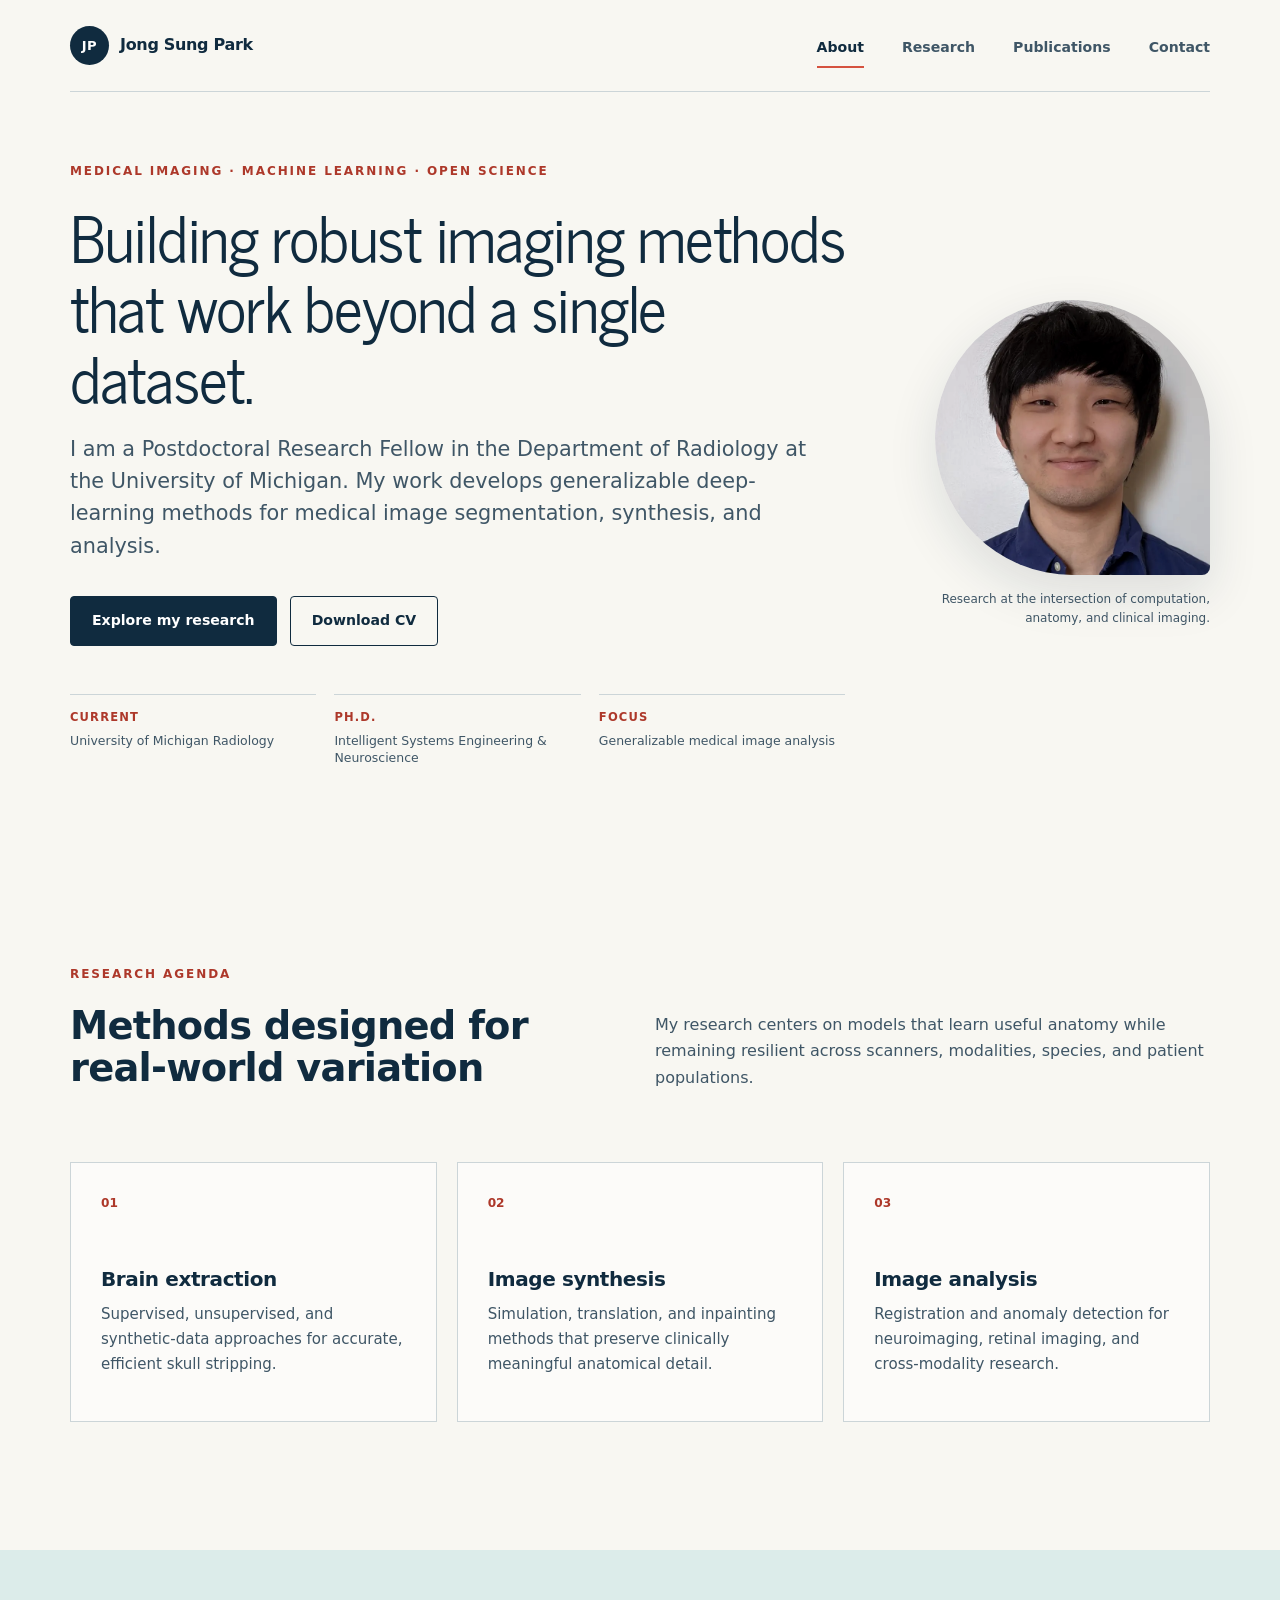
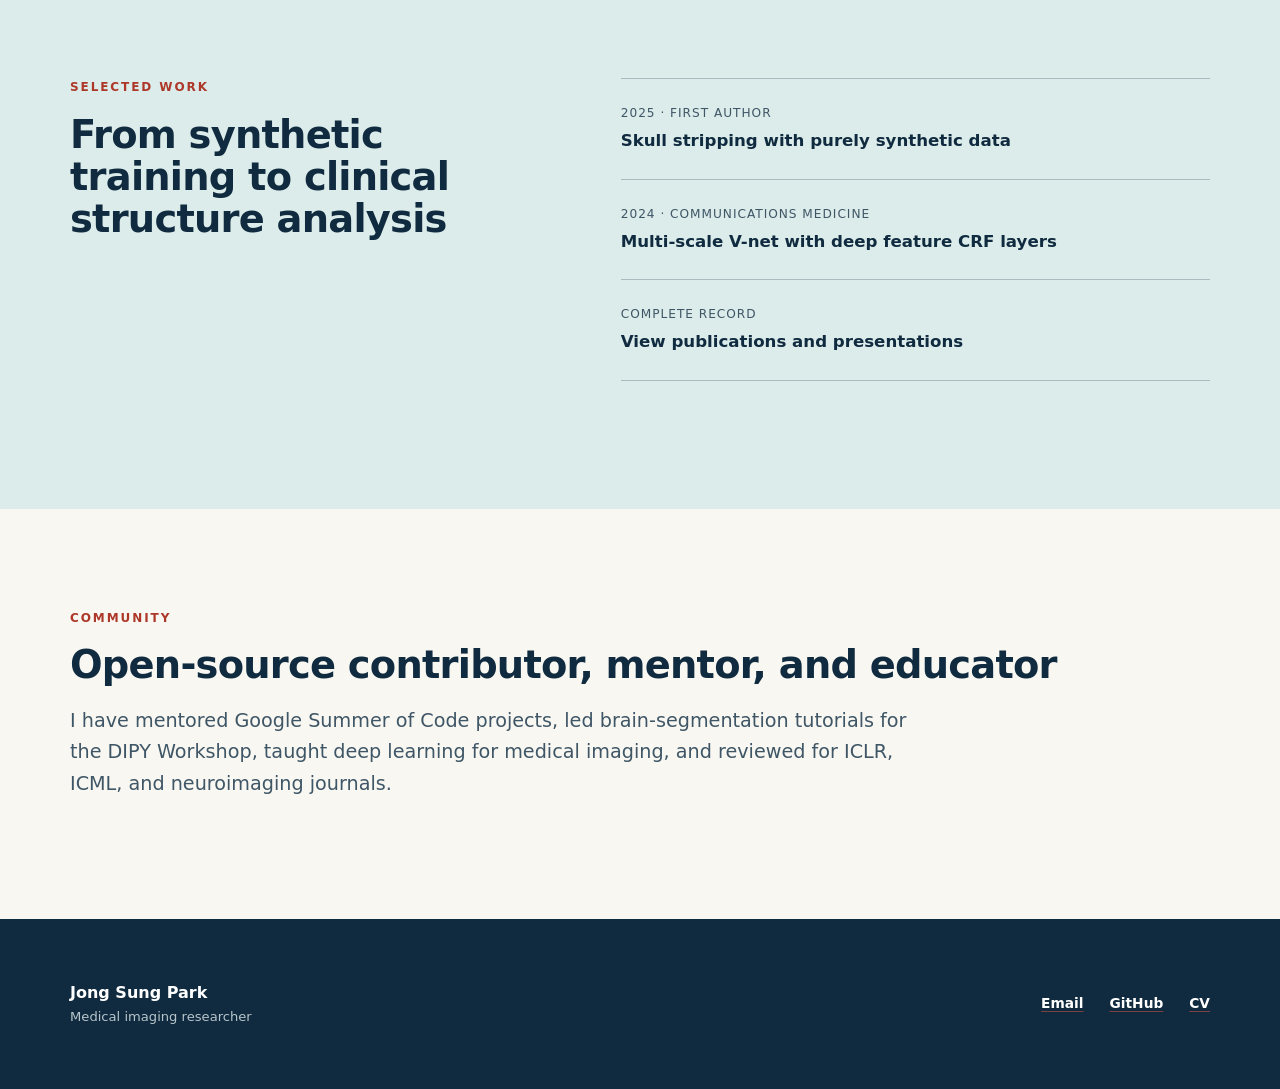
<file: index.html>
<!doctype html>
<html lang="en">
<head>
  <meta charset="utf-8"><meta name="viewport" content="width=device-width, initial-scale=1">
  <meta name="description" content="Jong Sung Park is a postdoctoral research fellow at the University of Michigan developing generalizable machine-learning methods for medical imaging.">
  <meta name="theme-color" content="#102b3f"><title>Jong Sung Park | Medical Imaging Researcher</title>
  <link rel="stylesheet" href="css/style.css">
</head>
<body>
  <a class="skip-link" href="#main-content">Skip to content</a>
  <header class="site-header">
    <a class="brand" href="index.html" aria-label="Jong Sung Park, home"><span class="brand-mark" aria-hidden="true">JP</span><span>Jong Sung Park</span></a>
    <nav aria-label="Primary navigation"><a href="index.html" aria-current="page">About</a><a href="research.html">Research</a><a href="publications.html">Publications</a><a href="contact.html">Contact</a></nav>
  </header>
  <main id="main-content">
    <section class="hero shell">
      <div class="hero-copy">
        <p class="eyebrow">Medical imaging · machine learning · open science</p>
        <h1>Building robust imaging methods that work beyond a single dataset.</h1>
        <p class="lede">I am a Postdoctoral Research Fellow in the Department of Radiology at the University of Michigan. My work develops generalizable deep-learning methods for medical image segmentation, synthesis, and analysis.</p>
        <div class="actions"><a class="button primary" href="research.html">Explore my research</a><a class="button secondary" href="pdfs/JS_PARK_CV.pdf">Download CV</a></div>
        <ul class="hero-meta" aria-label="Current role and expertise">
          <li><strong>Current</strong><span>University of Michigan Radiology</span></li>
          <li><strong>Ph.D.</strong><span>Intelligent Systems Engineering &amp; Neuroscience</span></li>
          <li><strong>Focus</strong><span>Generalizable medical image analysis</span></li>
        </ul>
      </div>
      <figure class="portrait-wrap"><img class="portrait" src="images/js_profile.webp" width="360" height="360" alt="Portrait of Jong Sung Park"><figcaption>Research at the intersection of computation, anatomy, and clinical imaging.</figcaption></figure>
    </section>
    <section class="section shell" aria-labelledby="work-heading">
      <div class="section-heading"><p class="eyebrow">Research agenda</p><h2 id="work-heading">Methods designed for real-world variation</h2><p>My research centers on models that learn useful anatomy while remaining resilient across scanners, modalities, species, and patient populations.</p></div>
      <div class="card-grid three">
        <article class="card"><span class="card-number">01</span><h3>Brain extraction</h3><p>Supervised, unsupervised, and synthetic-data approaches for accurate, efficient skull stripping.</p></article>
        <article class="card"><span class="card-number">02</span><h3>Image synthesis</h3><p>Simulation, translation, and inpainting methods that preserve clinically meaningful anatomical detail.</p></article>
        <article class="card"><span class="card-number">03</span><h3>Image analysis</h3><p>Registration and anomaly detection for neuroimaging, retinal imaging, and cross-modality research.</p></article>
      </div>
    </section>
    <section class="section section-tint"><div class="shell split">
      <div><p class="eyebrow">Selected work</p><h2>From synthetic training to clinical structure analysis</h2></div>
      <div class="selected-list">
        <a href="https://arxiv.org/abs/2505.07159"><span>2025 · First author</span><strong>Skull stripping with purely synthetic data</strong></a>
        <a href="https://www.nature.com/articles/s43856-024-00452-8"><span>2024 · Communications Medicine</span><strong>Multi-scale V-net with deep feature CRF layers</strong></a>
        <a href="publications.html"><span>Complete record</span><strong>View publications and presentations</strong></a>
      </div>
    </div></section>
    <section class="section shell compact"><p class="eyebrow">Community</p><h2>Open-source contributor, mentor, and educator</h2><p class="wide-copy">I have mentored Google Summer of Code projects, led brain-segmentation tutorials for the DIPY Workshop, taught deep learning for medical imaging, and reviewed for ICLR, ICML, and neuroimaging journals.</p></section>
  </main>
  <footer class="site-footer"><div class="shell footer-inner"><div><strong>Jong Sung Park</strong><span>Medical imaging researcher</span></div><div class="footer-links"><a href="mailto:pjsjongsung@gmail.com">Email</a><a href="https://github.com/pjsjongsung">GitHub</a><a href="pdfs/JS_PARK_CV.pdf">CV</a></div></div></footer>
</body>
</html>
</file>
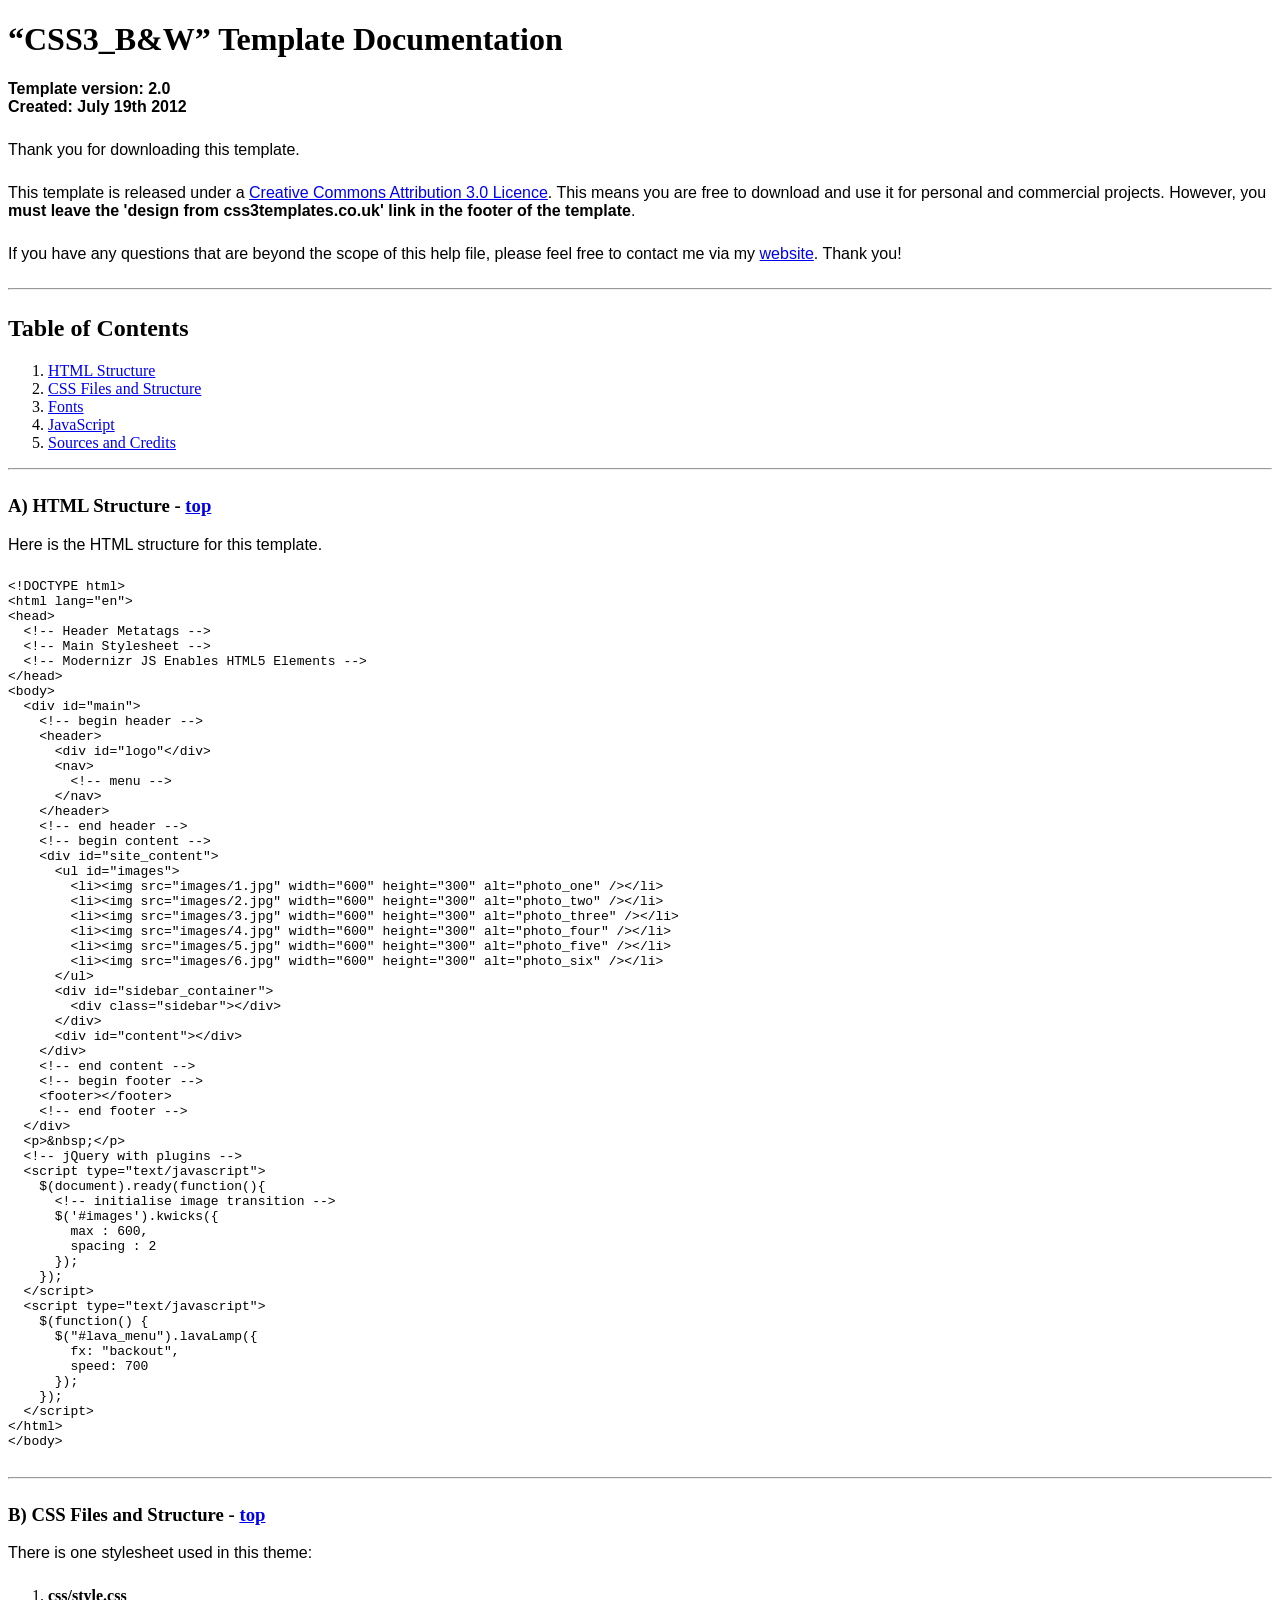
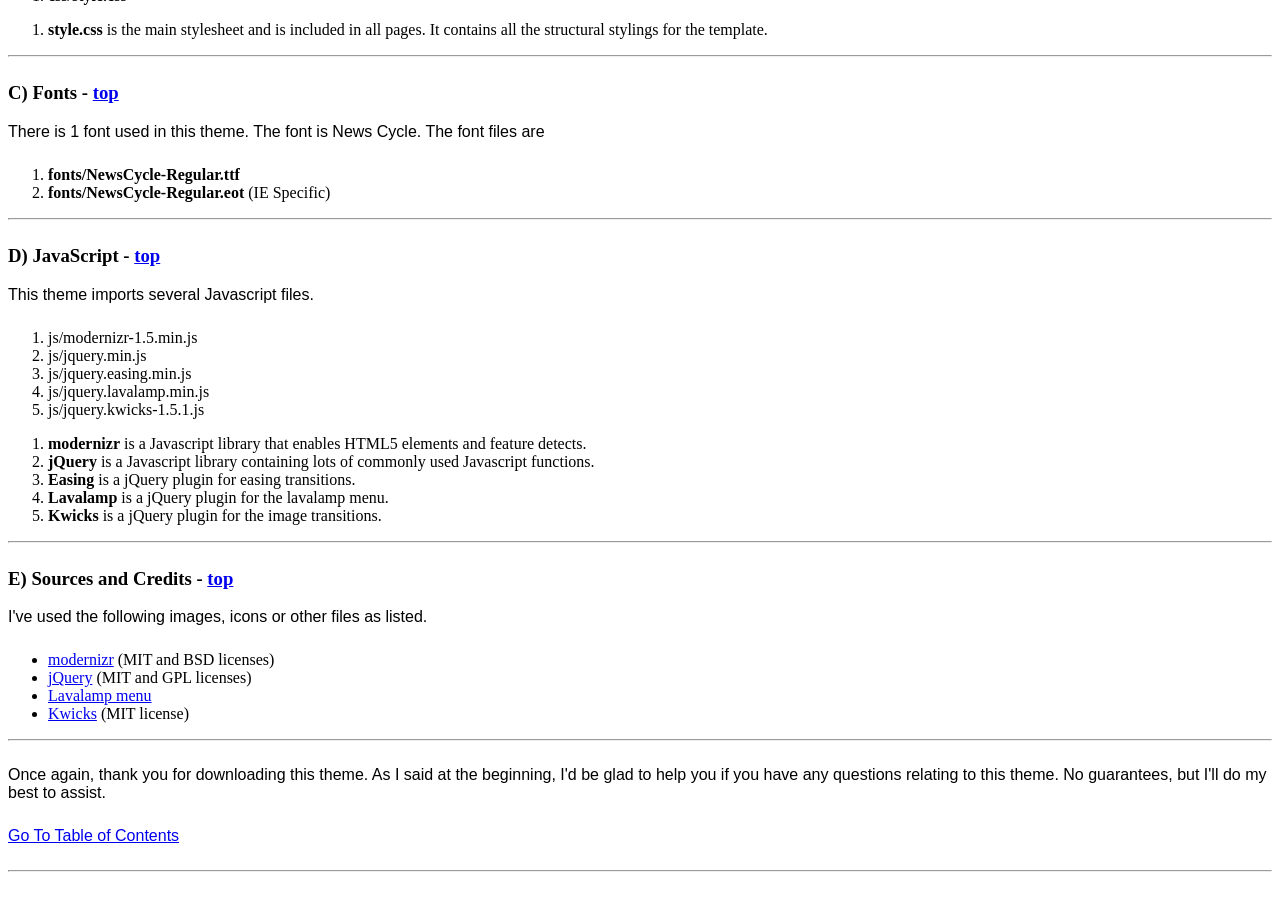
<file: documentation/index.html>
<!DOCTYPE HTML>
<html>
  <meta http-equiv="content-type" content="text/html;charset=utf-8">
  <title>CSS3_B&W Template</title>
  <style type="text/css" media="screen">
    p, table, hr, .box { font-family: arial; margin-bottom:25px; }
    .box p { margin-bottom:10px; }
  </style>
</head>


<body>
  <div>

    <h1>&ldquo;CSS3_B&W&rdquo; Template Documentation</h1>

    <p><strong>Template version: 2.0<br />Created: July 19th 2012</strong></p>

    <div>
      <p>Thank you for downloading this template.</p>
      <p>This template is released under a <a href="http://creativecommons.org/licenses/by/3.0">Creative Commons Attribution 3.0 Licence</a>. This means you are free to download and use it for personal and commercial projects. However, you <strong>must leave the 'design from css3templates.co.uk' link in the footer of the template</strong>.</p>
      <p>If you have any questions that are beyond the scope of this help file, please feel free to contact me via my <a href="http://www.css3templates.co.uk">website</a>. Thank you!</p>
    </div>

    <hr>

    <h2 id="toc">Table of Contents</h2>
    <ol>
      <li><a href="#htmlStructure">HTML Structure</a></li>
      <li><a href="#cssFiles">CSS Files and Structure</a></li>
      <li><a href="#fontFiles">Fonts</a></li>
      <li><a href="#javascript">JavaScript</a></li>
      <li><a href="#credits">Sources and Credits</a></li>
    </ol>

    <hr>

    <h3 id="htmlStructure"><strong>A) HTML Structure</strong> - <a href="#toc">top</a></h3>
    <p>Here is the HTML structure for this template.</p>

    <pre>
&lt;!DOCTYPE html&gt;
&lt;html lang=&quot;en&quot;&gt;
&lt;head&gt;
  &lt;!-- Header Metatags --&gt;
  &lt;!-- Main Stylesheet --&gt;
  &lt;!-- Modernizr JS Enables HTML5 Elements --&gt;
&lt;/head&gt;
&lt;body&gt;
  &lt;div id=&quot;main&quot;&gt;
    &lt;!-- begin header --&gt;
    &lt;header&gt;
      &lt;div id=&quot;logo&quot;&lt;/div&gt;
      &lt;nav&gt;
        &lt;!-- menu --&gt;
      &lt;/nav&gt;
    &lt;/header&gt;
    &lt;!-- end header --&gt;
    &lt;!-- begin content --&gt;
    &lt;div id=&quot;site_content&quot;&gt;
      &lt;ul id="images"&gt;
        &lt;li&gt;&lt;img src=&quot;images/1.jpg&quot; width=&quot;600&quot; height=&quot;300&quot; alt=&quot;photo_one&quot; /&gt;&lt;/li&gt;
        &lt;li&gt;&lt;img src=&quot;images/2.jpg&quot; width=&quot;600&quot; height=&quot;300&quot; alt=&quot;photo_two&quot; /&gt;&lt;/li&gt;
        &lt;li&gt;&lt;img src=&quot;images/3.jpg&quot; width=&quot;600&quot; height=&quot;300&quot; alt=&quot;photo_three&quot; /&gt;&lt;/li&gt;
        &lt;li&gt;&lt;img src=&quot;images/4.jpg&quot; width=&quot;600&quot; height=&quot;300&quot; alt=&quot;photo_four&quot; /&gt;&lt;/li&gt;
        &lt;li&gt;&lt;img src=&quot;images/5.jpg&quot; width=&quot;600&quot; height=&quot;300&quot; alt=&quot;photo_five&quot; /&gt;&lt;/li&gt;
        &lt;li&gt;&lt;img src=&quot;images/6.jpg&quot; width=&quot;600&quot; height=&quot;300&quot; alt=&quot;photo_six&quot; /&gt;&lt;/li&gt;
      &lt;/ul&gt;
      &lt;div id=&quot;sidebar_container&quot;&gt;
        &lt;div class=&quot;sidebar&quot;&gt;&lt;/div&gt;
      &lt;/div&gt;
      &lt;div id=&quot;content&quot;&gt;&lt;/div&gt;
    &lt;/div&gt;
    &lt;!-- end content --&gt;
    &lt;!-- begin footer --&gt;
    &lt;footer&gt;&lt;/footer&gt;
    &lt;!-- end footer --&gt;
  &lt;/div&gt;
  &lt;p&gt;&amp;nbsp;&lt;/p&gt;
  &lt;!-- jQuery with plugins --&gt;
  &lt;script type=&quot;text/javascript&quot;&gt;
    $(document).ready(function(){
      &lt;!-- initialise image transition --&gt;
      $('#images').kwicks({
        max : 600,
        spacing : 2
      });
    });
  &lt;/script&gt;
  &lt;script type=&quot;text/javascript&quot;&gt;
    $(function() {
      $(&quot;#lava_menu&quot;).lavaLamp({
        fx: &quot;backout&quot;,
        speed: 700
      });
    });
  &lt;/script&gt;
&lt;/html&gt;
&lt;/body&gt;
    </pre>

    <hr>

    <h3 id="cssFiles"><strong>B) CSS Files and Structure</strong> - <a href="#toc">top</a></h3>

    <p>There is one stylesheet used in this theme:</p>
    <ol>
      <li><b>css/style.css</b></li>
    </ol>

    <ol>
      <li><b>style.css</b> is the main stylesheet and is included in all pages. It contains all the structural stylings for the template.</li>
    </ol>

    <hr>

    <h3 id="fontFiles"><strong>C) Fonts</strong> - <a href="#toc">top</a></h3>

    <p>There is 1 font used in this theme. The font is News Cycle. The font files are</p>
    <ol>
      <li><b>fonts/NewsCycle-Regular.ttf</b></li>
      <li><b>fonts/NewsCycle-Regular.eot</b> (IE Specific)</li>
    </ol>

    <hr>

    <h3 id="javascript"><strong>D) JavaScript</strong> - <a href="#toc">top</a></h3>

    <p>This theme imports several Javascript files.</p>

    <ol>
      <li>js/modernizr-1.5.min.js</li>
      <li>js/jquery.min.js</li>
      <li>js/jquery.easing.min.js</li>
      <li>js/jquery.lavalamp.min.js</li>
      <li>js/jquery.kwicks-1.5.1.js</li>
    </ol>

    <ol>
      <li><b>modernizr</b> is a Javascript library that enables HTML5 elements and feature detects.</li>
      <li><b>jQuery</b> is a Javascript library containing lots of commonly used Javascript functions.</li>
      <li><b>Easing</b> is a jQuery plugin for easing transitions.</li>
      <li><b>Lavalamp</b> is a jQuery plugin for the lavalamp menu.</li>
      <li><b>Kwicks</b> is a jQuery plugin for the image transitions.</li>
    </ol>

    <hr>

    <h3 id="credits"><strong>E) Sources and Credits</strong> - <a href="#toc">top</a></h3>

    <p>I've used the following images, icons or other files as listed.

    <ul>
      <li><a href="http://www.modernizr.com">modernizr</a> (MIT and BSD licenses)</li>
      <li><a href="http://www.jquery.com">jQuery</a> (MIT and GPL licenses)</li>
      <li><a href="http://www.gmarwaha.com/blog/2007/08/23/lavalamp-for-jquery-lovers/">Lavalamp menu</a></li>
      <li><a href="http://www.jeremymartin.name/projects.php?project=kwicks">Kwicks</a> (MIT license)</li>
    </ul>

    <hr>

    <p>Once again, thank you for downloading this theme. As I said at the beginning, I'd be glad to help you if you have any questions relating to this theme. No guarantees, but I'll do my best to assist.</p>

    <p><a href="#toc">Go To Table of Contents</a></p>

    <hr>
  </div>
</body>
</html>
</file>
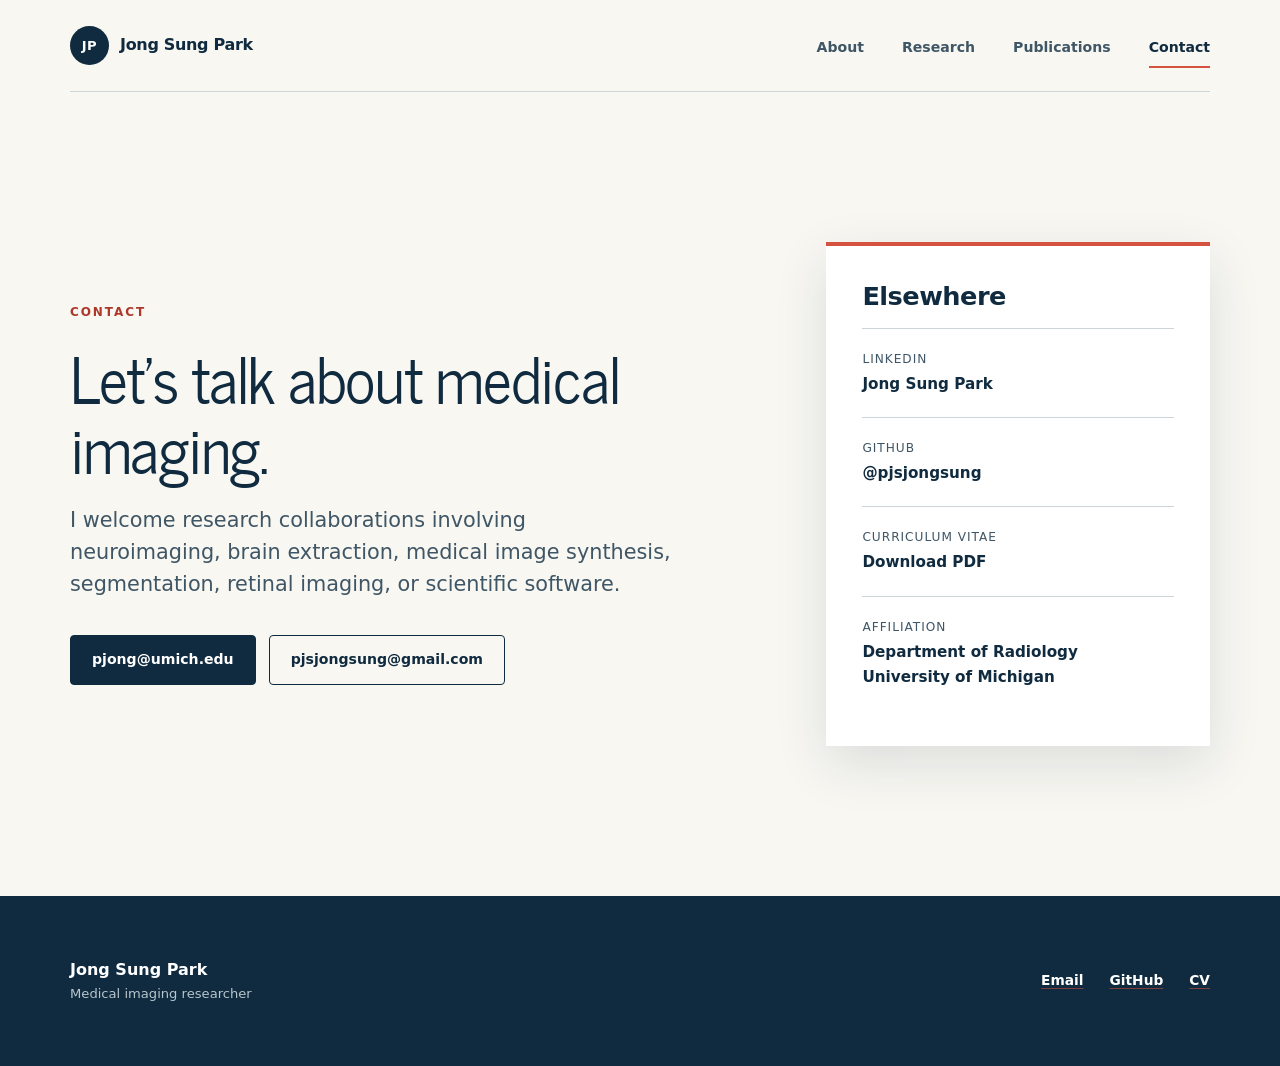
<file: contact.html>
<!doctype html>
<html lang="en">
<head>
  <meta charset="utf-8"><meta name="viewport" content="width=device-width, initial-scale=1">
  <meta name="description" content="Contact Jong Sung Park about medical imaging, machine learning, research collaboration, and open-source scientific software.">
  <meta name="theme-color" content="#102b3f"><title>Contact | Jong Sung Park</title><link rel="stylesheet" href="css/style.css">
</head>
<body>
  <a class="skip-link" href="#main-content">Skip to content</a>
  <header class="site-header"><a class="brand" href="index.html" aria-label="Jong Sung Park, home"><span class="brand-mark" aria-hidden="true">JP</span><span>Jong Sung Park</span></a><nav aria-label="Primary navigation"><a href="index.html">About</a><a href="research.html">Research</a><a href="publications.html">Publications</a><a href="contact.html" aria-current="page">Contact</a></nav></header>
  <main id="main-content"><section class="contact-layout shell">
    <div class="contact-copy"><p class="eyebrow">Contact</p><h1>Let’s talk about medical imaging.</h1><p class="lede">I welcome research collaborations involving neuroimaging, brain extraction, medical image synthesis, segmentation, retinal imaging, or scientific software.</p><div class="actions"><a class="button primary" href="mailto:pjong@umich.edu">pjong@umich.edu</a><a class="button secondary" href="mailto:pjsjongsung@gmail.com">pjsjongsung@gmail.com</a></div></div>
    <aside class="contact-card" aria-label="Professional links"><h2>Elsewhere</h2><a href="https://www.linkedin.com/in/jong-sung-park-b6246114a"><span>LinkedIn</span><strong>Jong Sung Park</strong></a><a href="https://github.com/pjsjongsung"><span>GitHub</span><strong>@pjsjongsung</strong></a><a href="pdfs/JS_PARK_CV.pdf"><span>Curriculum vitae</span><strong>Download PDF</strong></a><div><span>Affiliation</span><strong>Department of Radiology<br>University of Michigan</strong></div></aside>
  </section></main>
  <footer class="site-footer"><div class="shell footer-inner"><div><strong>Jong Sung Park</strong><span>Medical imaging researcher</span></div><div class="footer-links"><a href="mailto:pjsjongsung@gmail.com">Email</a><a href="https://github.com/pjsjongsung">GitHub</a><a href="pdfs/JS_PARK_CV.pdf">CV</a></div></div></footer>
</body>
</html>
</file>
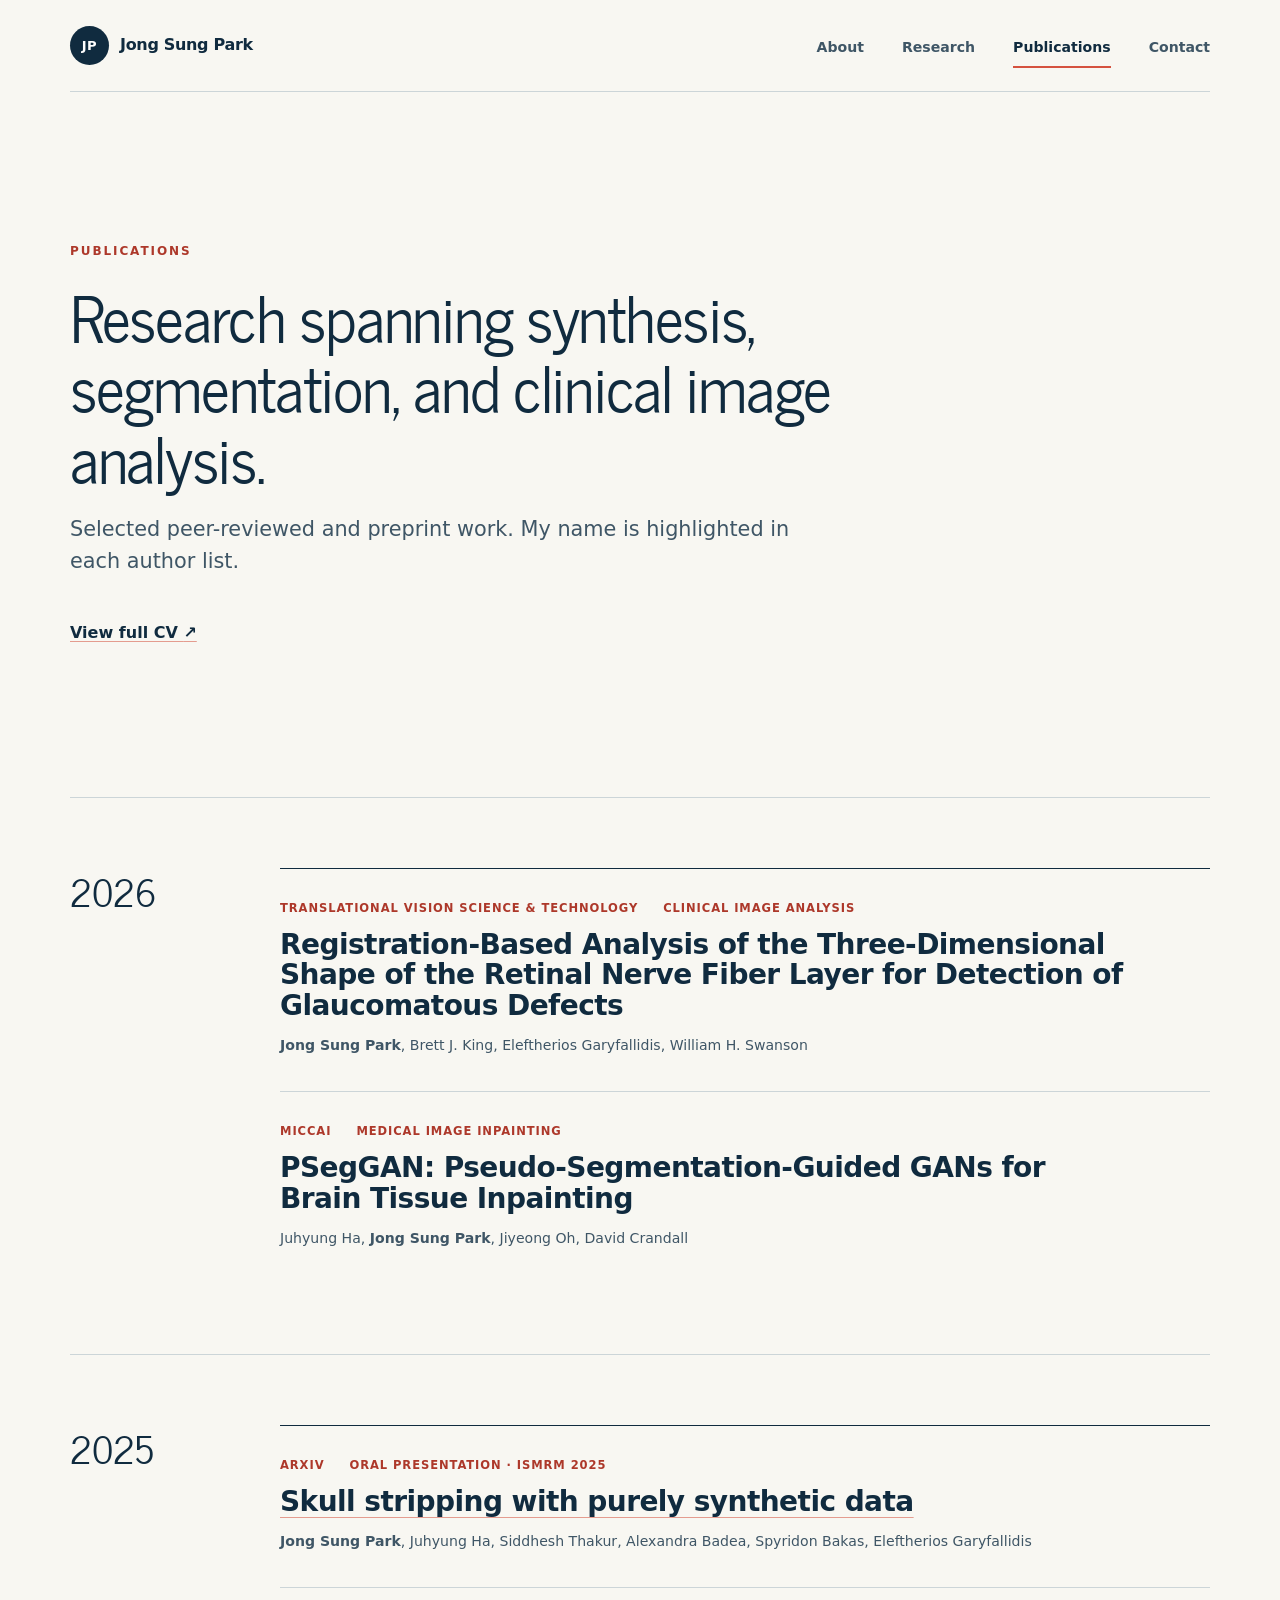
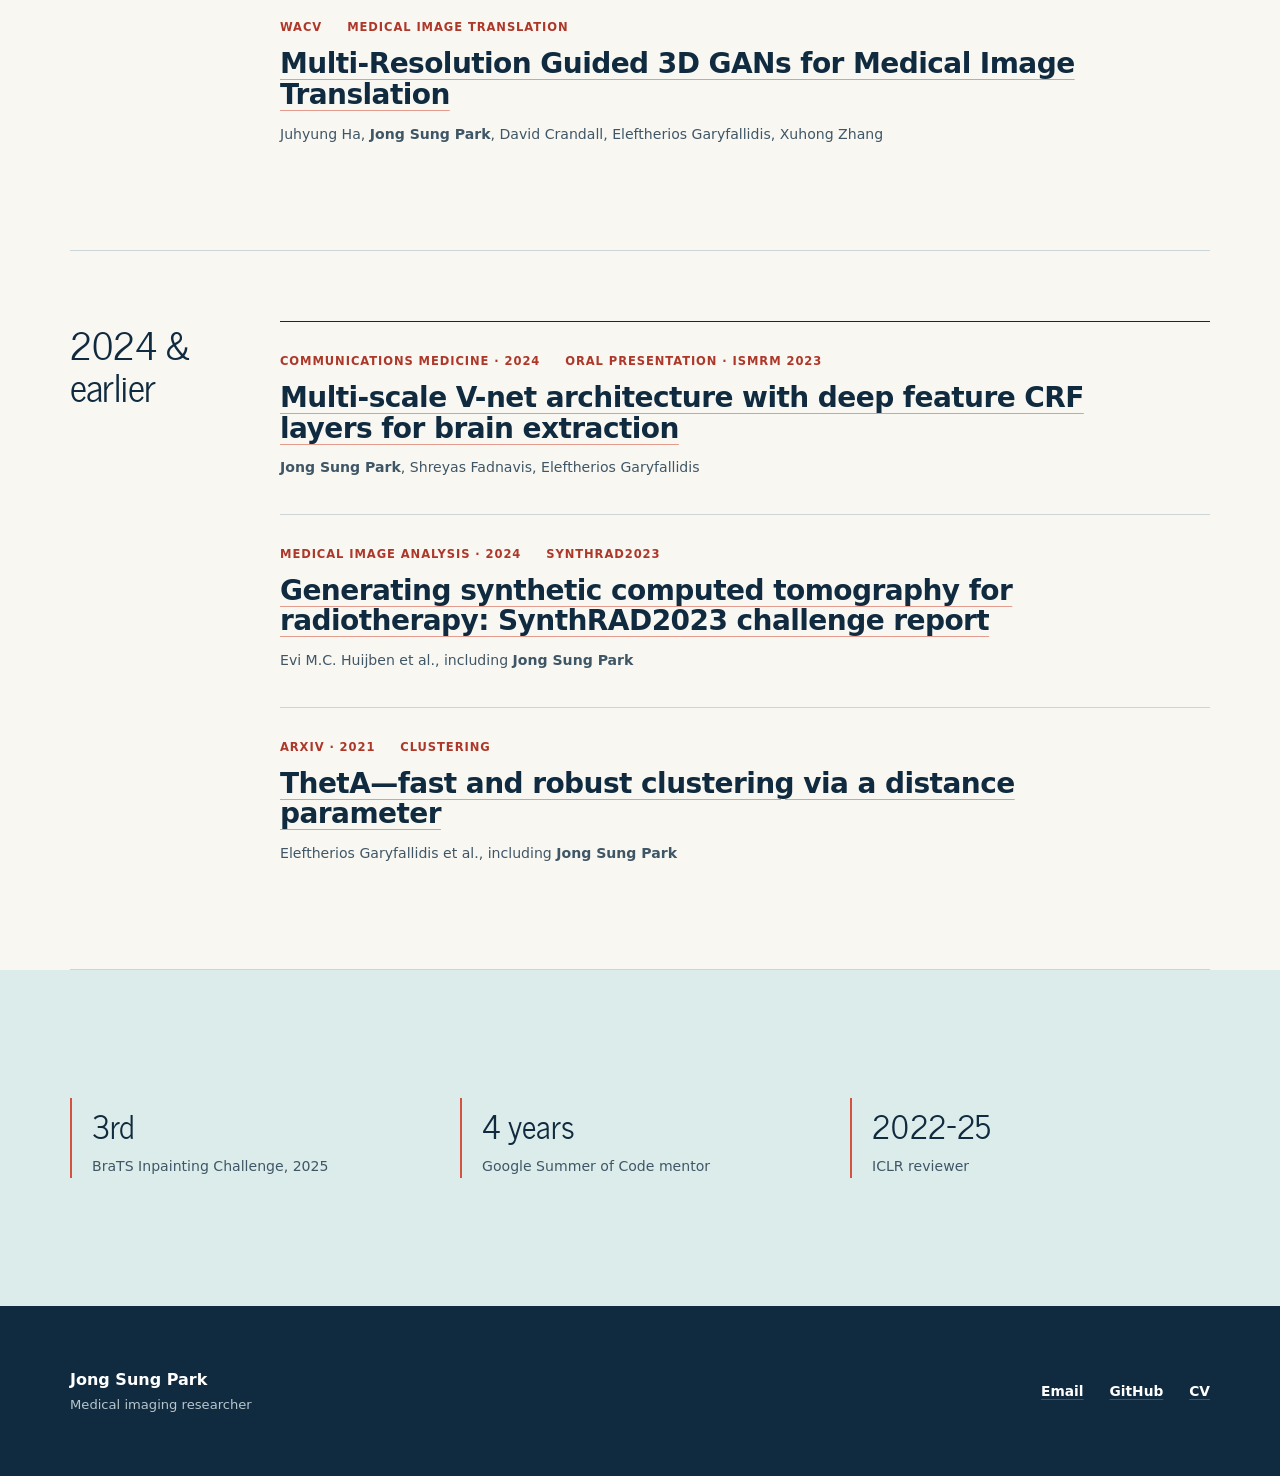
<file: publications.html>
<!doctype html>
<html lang="en">
<head>
  <meta charset="utf-8"><meta name="viewport" content="width=device-width, initial-scale=1">
  <meta name="description" content="Publications by Jong Sung Park in medical image analysis, brain extraction, image translation, retinal imaging, and clustering.">
  <meta name="theme-color" content="#102b3f"><title>Publications | Jong Sung Park</title><link rel="stylesheet" href="css/style.css">
</head>
<body>
  <a class="skip-link" href="#main-content">Skip to content</a>
  <header class="site-header"><a class="brand" href="index.html" aria-label="Jong Sung Park, home"><span class="brand-mark" aria-hidden="true">JP</span><span>Jong Sung Park</span></a><nav aria-label="Primary navigation"><a href="index.html">About</a><a href="research.html">Research</a><a href="publications.html" aria-current="page">Publications</a><a href="contact.html">Contact</a></nav></header>
  <main id="main-content">
    <header class="page-intro shell"><p class="eyebrow">Publications</p><h1>Research spanning synthesis, segmentation, and clinical image analysis.</h1><p class="lede">Selected peer-reviewed and preprint work. My name is highlighted in each author list.</p><a class="text-link" href="pdfs/JS_PARK_CV.pdf">View full CV <span aria-hidden="true">↗</span></a></header>
    <section class="publication-section shell" aria-labelledby="pub-2026"><h2 id="pub-2026">2026</h2><div class="publication-list">
      <article class="publication"><div class="pub-meta"><span>Translational Vision Science &amp; Technology</span><span>Clinical image analysis</span></div><h3>Registration-Based Analysis of the Three-Dimensional Shape of the Retinal Nerve Fiber Layer for Detection of Glaucomatous Defects</h3><p><strong>Jong Sung Park</strong>, Brett J. King, Eleftherios Garyfallidis, William H. Swanson</p></article>
      <article class="publication"><div class="pub-meta"><span>MICCAI</span><span>Medical image inpainting</span></div><h3>PSegGAN: Pseudo-Segmentation-Guided GANs for Brain Tissue Inpainting</h3><p>Juhyung Ha, <strong>Jong Sung Park</strong>, Jiyeong Oh, David Crandall</p></article>
    </div></section>
    <section class="publication-section shell" aria-labelledby="pub-2025"><h2 id="pub-2025">2025</h2><div class="publication-list">
      <article class="publication"><div class="pub-meta"><span>arXiv</span><span>Oral presentation · ISMRM 2025</span></div><h3><a href="https://arxiv.org/abs/2505.07159">Skull stripping with purely synthetic data</a></h3><p><strong>Jong Sung Park</strong>, Juhyung Ha, Siddhesh Thakur, Alexandra Badea, Spyridon Bakas, Eleftherios Garyfallidis</p></article>
      <article class="publication"><div class="pub-meta"><span>WACV</span><span>Medical image translation</span></div><h3><a href="https://arxiv.org/abs/2412.00575">Multi-Resolution Guided 3D GANs for Medical Image Translation</a></h3><p>Juhyung Ha, <strong>Jong Sung Park</strong>, David Crandall, Eleftherios Garyfallidis, Xuhong Zhang</p></article>
    </div></section>
    <section class="publication-section shell" aria-labelledby="pub-earlier"><h2 id="pub-earlier">2024 &amp; earlier</h2><div class="publication-list">
      <article class="publication"><div class="pub-meta"><span>Communications Medicine · 2024</span><span>Oral presentation · ISMRM 2023</span></div><h3><a href="https://www.nature.com/articles/s43856-024-00452-8">Multi-scale V-net architecture with deep feature CRF layers for brain extraction</a></h3><p><strong>Jong Sung Park</strong>, Shreyas Fadnavis, Eleftherios Garyfallidis</p></article>
      <article class="publication"><div class="pub-meta"><span>Medical Image Analysis · 2024</span><span>SynthRAD2023</span></div><h3><a href="https://www.sciencedirect.com/science/article/pii/S1361841524002019">Generating synthetic computed tomography for radiotherapy: SynthRAD2023 challenge report</a></h3><p>Evi M.C. Huijben et al., including <strong>Jong Sung Park</strong></p></article>
      <article class="publication"><div class="pub-meta"><span>arXiv · 2021</span><span>Clustering</span></div><h3><a href="https://arxiv.org/abs/2102.07028">ThetA—fast and robust clustering via a distance parameter</a></h3><p>Eleftherios Garyfallidis et al., including <strong>Jong Sung Park</strong></p></article>
    </div></section>
    <section class="section section-tint"><div class="shell stats"><div><strong>3rd</strong><span>BraTS Inpainting Challenge, 2025</span></div><div><strong>4 years</strong><span>Google Summer of Code mentor</span></div><div><strong>2022–25</strong><span>ICLR reviewer</span></div></div></section>
  </main>
  <footer class="site-footer"><div class="shell footer-inner"><div><strong>Jong Sung Park</strong><span>Medical imaging researcher</span></div><div class="footer-links"><a href="mailto:pjsjongsung@gmail.com">Email</a><a href="https://github.com/pjsjongsung">GitHub</a><a href="pdfs/JS_PARK_CV.pdf">CV</a></div></div></footer>
</body>
</html>
</file>
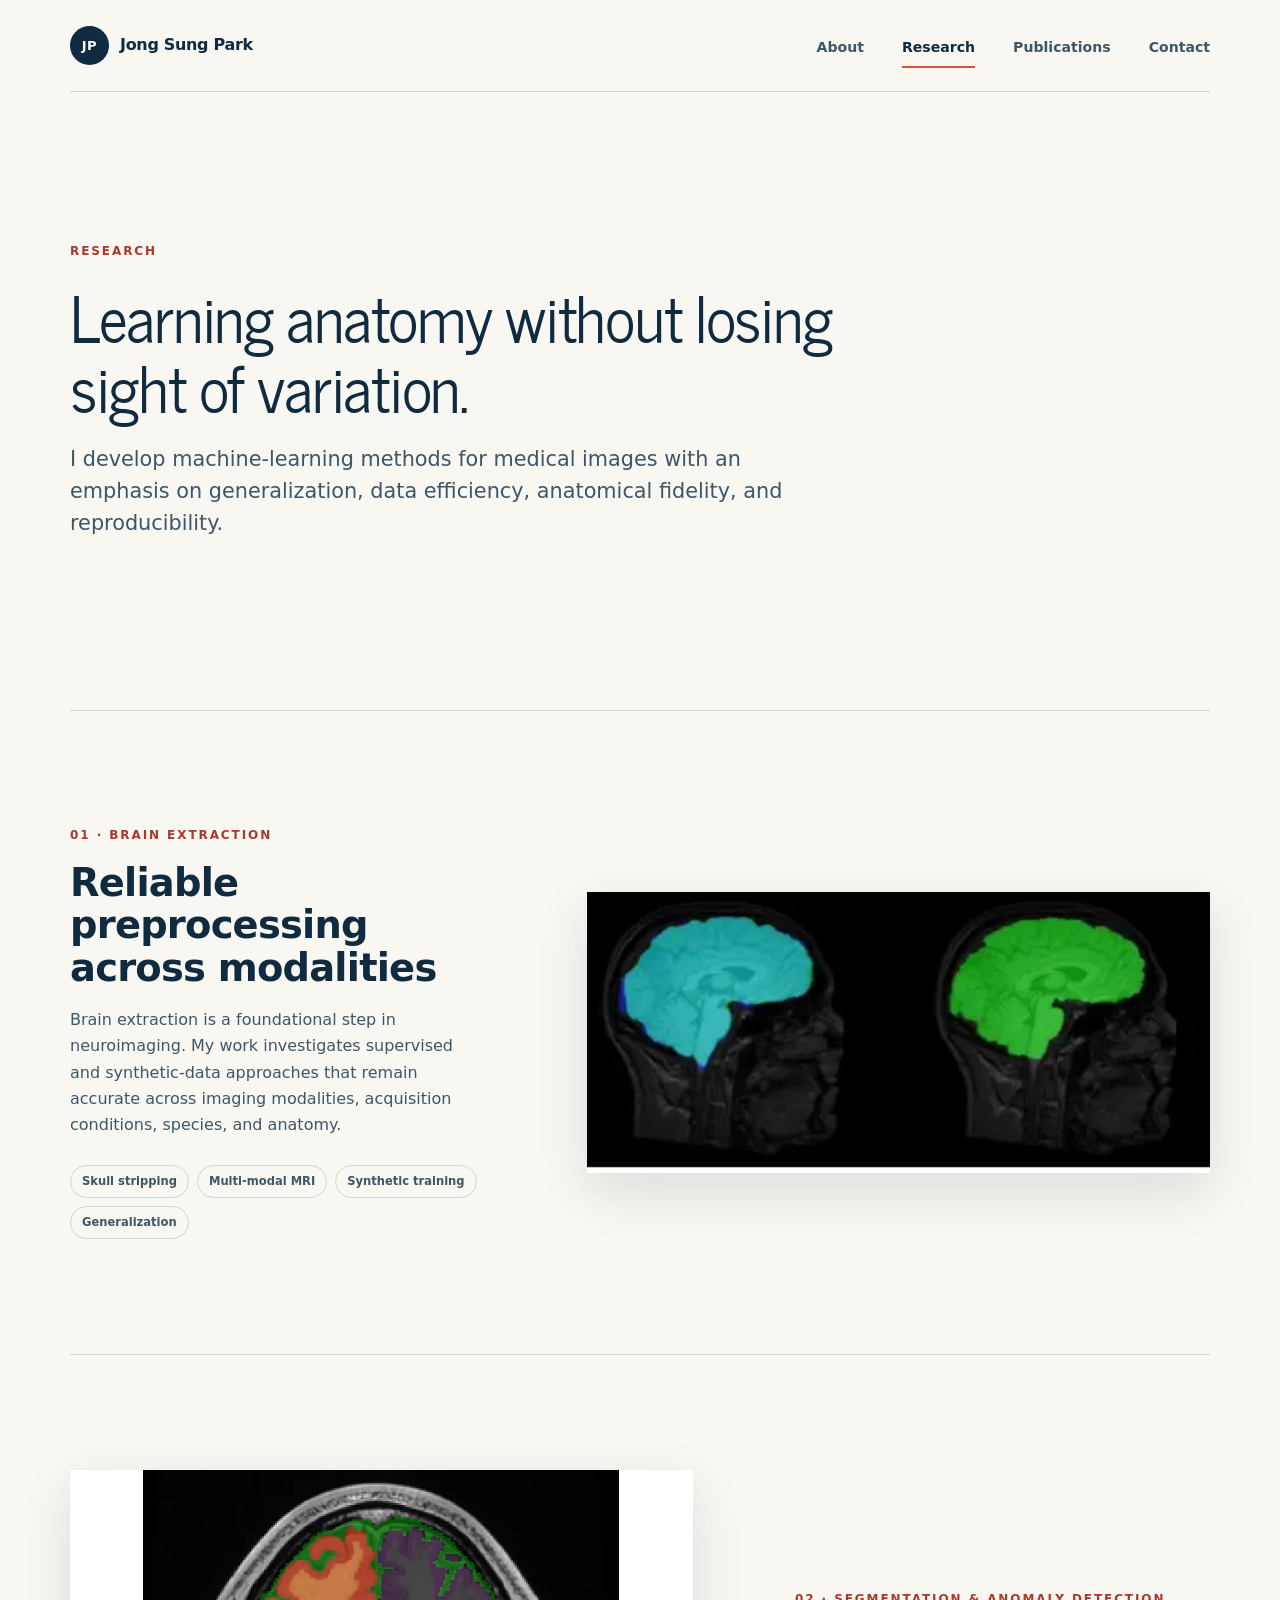
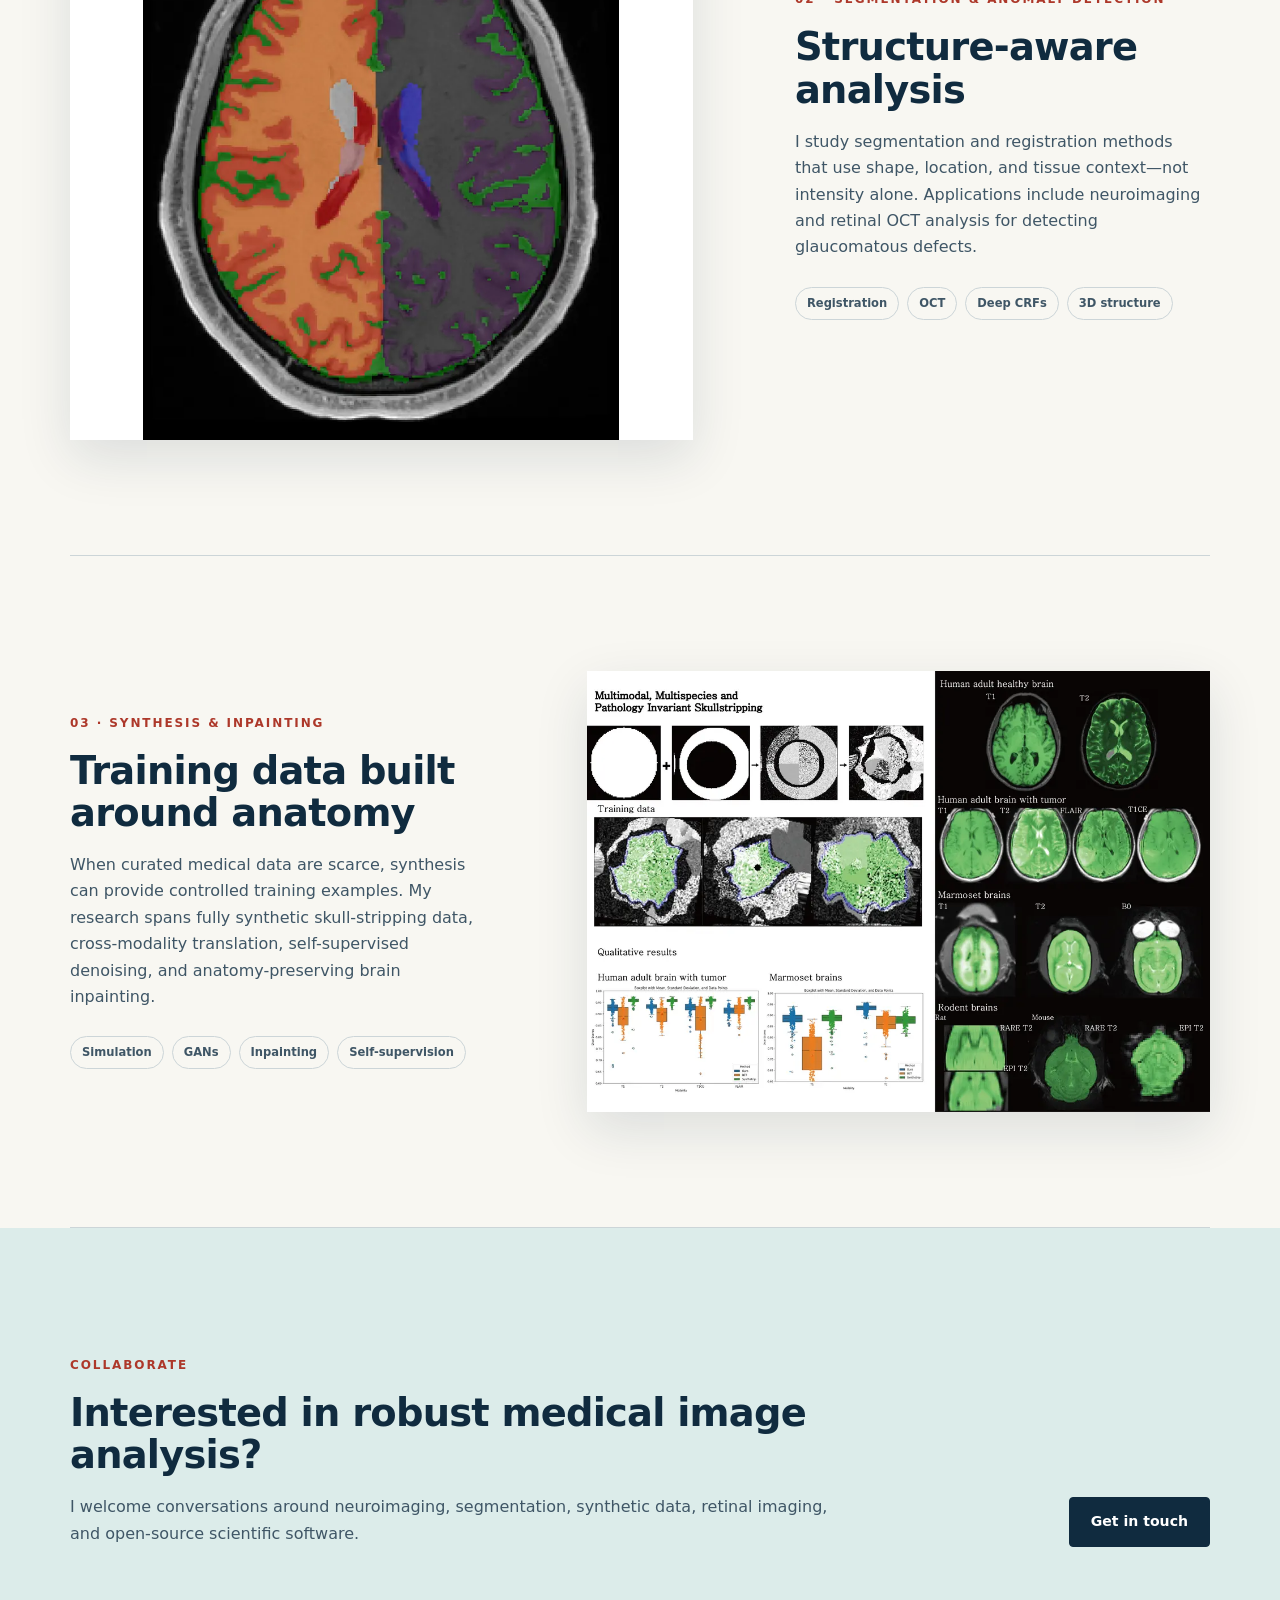
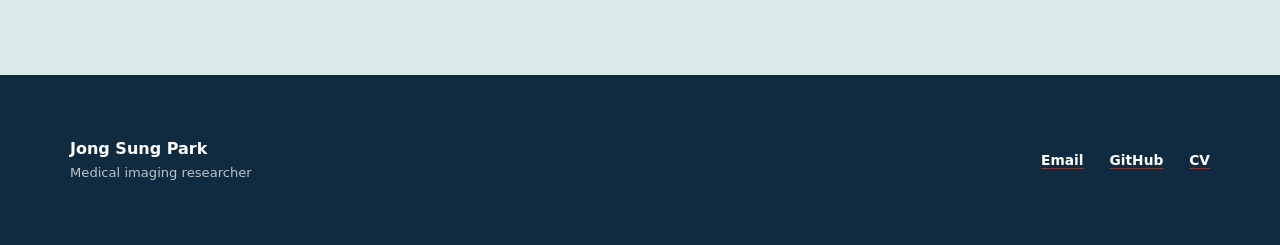
<file: research.html>
<!doctype html>
<html lang="en">
<head>
  <meta charset="utf-8"><meta name="viewport" content="width=device-width, initial-scale=1">
  <meta name="description" content="Research by Jong Sung Park in brain extraction, medical image synthesis, segmentation, registration, and anomaly detection.">
  <meta name="theme-color" content="#102b3f"><title>Research | Jong Sung Park</title><link rel="stylesheet" href="css/style.css">
</head>
<body>
  <a class="skip-link" href="#main-content">Skip to content</a>
  <header class="site-header"><a class="brand" href="index.html" aria-label="Jong Sung Park, home"><span class="brand-mark" aria-hidden="true">JP</span><span>Jong Sung Park</span></a><nav aria-label="Primary navigation"><a href="index.html">About</a><a href="research.html" aria-current="page">Research</a><a href="publications.html">Publications</a><a href="contact.html">Contact</a></nav></header>
  <main id="main-content">
    <header class="page-intro shell"><p class="eyebrow">Research</p><h1>Learning anatomy without losing sight of variation.</h1><p class="lede">I develop machine-learning methods for medical images with an emphasis on generalization, data efficiency, anatomical fidelity, and reproducibility.</p></header>
    <section class="research-feature shell"><div class="feature-copy"><p class="eyebrow">01 · Brain extraction</p><h2>Reliable preprocessing across modalities</h2><p>Brain extraction is a foundational step in neuroimaging. My work investigates supervised and synthetic-data approaches that remain accurate across imaging modalities, acquisition conditions, species, and anatomy.</p><ul class="tag-list" aria-label="Brain extraction themes"><li>Skull stripping</li><li>Multi-modal MRI</li><li>Synthetic training</li><li>Generalization</li></ul></div><img src="images/ss1.webp" width="424" height="191" loading="lazy" alt="Brain extraction examples showing source images, predictions, and reference masks"></section>
    <section class="research-feature shell reverse"><div class="feature-copy"><p class="eyebrow">02 · Segmentation &amp; anomaly detection</p><h2>Structure-aware analysis</h2><p>I study segmentation and registration methods that use shape, location, and tissue context—not intensity alone. Applications include neuroimaging and retinal OCT analysis for detecting glaucomatous defects.</p><ul class="tag-list" aria-label="Analysis themes"><li>Registration</li><li>OCT</li><li>Deep CRFs</li><li>3D structure</li></ul></div><img src="images/seg1.webp" width="752" height="900" loading="lazy" alt="Medical image segmentation visualization with anatomical regions highlighted"></section>
    <section class="research-feature shell"><div class="feature-copy"><p class="eyebrow">03 · Synthesis &amp; inpainting</p><h2>Training data built around anatomy</h2><p>When curated medical data are scarce, synthesis can provide controlled training examples. My research spans fully synthetic skull-stripping data, cross-modality translation, self-supervised denoising, and anatomy-preserving brain inpainting.</p><ul class="tag-list" aria-label="Synthesis themes"><li>Simulation</li><li>GANs</li><li>Inpainting</li><li>Self-supervision</li></ul></div><img src="images/synth1.webp" width="1100" height="778" loading="lazy" alt="Synthetic medical image generation workflow and example volumes"></section>
    <section class="section section-tint"><div class="shell callout"><div><p class="eyebrow">Collaborate</p><h2>Interested in robust medical image analysis?</h2><p>I welcome conversations around neuroimaging, segmentation, synthetic data, retinal imaging, and open-source scientific software.</p></div><a class="button primary" href="contact.html">Get in touch</a></div></section>
  </main>
  <footer class="site-footer"><div class="shell footer-inner"><div><strong>Jong Sung Park</strong><span>Medical imaging researcher</span></div><div class="footer-links"><a href="mailto:pjsjongsung@gmail.com">Email</a><a href="https://github.com/pjsjongsung">GitHub</a><a href="pdfs/JS_PARK_CV.pdf">CV</a></div></div></footer>
</body>
</html>
</file>
<file: css/style.css>
@font-face{font-family:"News Cycle";src:url("../fonts/newscycle-regular.ttf") format("truetype");font-display:swap}
:root{--ink:#102b3f;--ink-soft:#3f5666;--paper:#f8f7f2;--white:#fff;--accent:#d5523f;--accent-dark:#ad382a;--aqua:#dcecea;--line:#ccd5d8;--shadow:0 18px 50px rgba(16,43,63,.12);--shell:min(1140px,calc(100% - 40px))}
*{box-sizing:border-box}html{scroll-behavior:smooth}body{margin:0;background:var(--paper);color:var(--ink);font-family:Inter,ui-sans-serif,system-ui,-apple-system,BlinkMacSystemFont,"Segoe UI",sans-serif;font-size:16px;line-height:1.65;-webkit-font-smoothing:antialiased}img{display:block;max-width:100%;height:auto}a{color:inherit;text-decoration-color:rgba(213,82,63,.55);text-underline-offset:.2em}a:hover{text-decoration-color:var(--accent)}h1,h2,h3,p{margin-top:0}h1,h2,h3{line-height:1.1;letter-spacing:-.02em}h1{max-width:860px;margin-bottom:24px;font-family:"News Cycle",ui-sans-serif,sans-serif;font-size:clamp(2.5rem,5vw,4.8rem);font-weight:400}h2{margin-bottom:18px;font-size:clamp(1.8rem,3vw,2.8rem)}h3{margin-bottom:12px;font-size:1.25rem}.shell{width:var(--shell);margin-inline:auto}.skip-link{position:fixed;top:10px;left:10px;z-index:20;transform:translateY(-150%);padding:10px 14px;background:var(--ink);color:#fff}.skip-link:focus{transform:translateY(0)}
.site-header{width:var(--shell);min-height:92px;margin-inline:auto;display:flex;align-items:center;justify-content:space-between;gap:30px;border-bottom:1px solid var(--line)}.brand{display:inline-flex;align-items:center;gap:11px;font-weight:750;text-decoration:none;letter-spacing:-.02em}.brand-mark{display:grid;place-items:center;width:39px;height:39px;border-radius:50%;background:var(--ink);color:var(--white);font-size:.82rem;letter-spacing:.04em}nav{display:flex;align-items:center;gap:clamp(18px,3vw,38px)}nav a{position:relative;padding:32px 0 27px;color:var(--ink-soft);font-size:.88rem;font-weight:700;text-decoration:none}nav a::after{content:"";position:absolute;inset:auto 0 19px;height:2px;background:var(--accent);transform:scaleX(0);transition:transform .2s ease}nav a:hover::after,nav a[aria-current="page"]::after{transform:scaleX(1)}nav a[aria-current="page"]{color:var(--ink)}
.eyebrow{margin-bottom:16px;color:var(--accent-dark);font-size:.75rem;font-weight:800;letter-spacing:.16em;text-transform:uppercase}.lede{max-width:760px;color:var(--ink-soft);font-size:clamp(1.05rem,1.8vw,1.3rem);line-height:1.55}.hero{min-height:650px;display:grid;grid-template-columns:minmax(0,1.55fr) minmax(240px,.55fr);align-items:center;gap:clamp(45px,7vw,90px);padding-block:70px}.hero h1{font-size:clamp(2.8rem,5vw,4.8rem)}.actions{display:flex;flex-wrap:wrap;gap:13px;margin:34px 0 48px}.button{display:inline-flex;justify-content:center;align-items:center;min-height:50px;padding:12px 21px;border:1px solid var(--ink);border-radius:4px;font-size:.88rem;font-weight:800;text-decoration:none;transition:transform .2s,background .2s,color .2s}.button:hover{transform:translateY(-2px)}.button.primary{background:var(--ink);color:var(--white)}.button.primary:hover{background:var(--accent-dark);border-color:var(--accent-dark)}.button.secondary{background:transparent}.hero-meta{display:grid;grid-template-columns:repeat(3,1fr);gap:18px;margin:0;padding:0;list-style:none}.hero-meta li{border-top:1px solid var(--line);padding-top:13px}.hero-meta strong,.hero-meta span{display:block}.hero-meta strong{margin-bottom:5px;color:var(--accent-dark);font-size:.72rem;letter-spacing:.1em;text-transform:uppercase}.hero-meta span{color:var(--ink-soft);font-size:.78rem;line-height:1.4}.portrait-wrap{width:100%;max-width:320px;margin:0 auto}.portrait{aspect-ratio:1;width:100%;border-radius:50% 50% 8px 50%;object-fit:cover;filter:saturate(.78) contrast(1.04);box-shadow:var(--shadow)}.portrait-wrap figcaption{max-width:300px;margin:15px 0 0 auto;color:var(--ink-soft);font-size:.75rem;text-align:right}
.section{padding-block:clamp(80px,10vw,140px)}.section.compact{padding-block:clamp(70px,8vw,100px)}.section-heading{display:grid;grid-template-columns:1fr 1fr;gap:30px;margin-bottom:55px}.section-heading .eyebrow{grid-column:1/-1;margin-bottom:-10px}.section-heading p:last-child{align-self:end;color:var(--ink-soft)}.card-grid{display:grid;gap:20px}.card-grid.three{grid-template-columns:repeat(3,1fr)}.card{min-height:260px;padding:30px;border:1px solid var(--line);background:rgba(255,255,255,.48)}.card-number{display:block;margin-bottom:55px;color:var(--accent-dark);font-size:.76rem;font-weight:800}.card p{margin-bottom:0;color:var(--ink-soft);font-size:.94rem}.section-tint{background:var(--aqua)}.split{display:grid;grid-template-columns:.85fr 1.15fr;gap:clamp(50px,9vw,130px);align-items:start}.selected-list{border-top:1px solid rgba(16,43,63,.25)}.selected-list a{display:block;padding:24px 0;border-bottom:1px solid rgba(16,43,63,.25);text-decoration:none}.selected-list span,.selected-list strong{display:block}.selected-list span{margin-bottom:4px;color:var(--ink-soft);font-size:.76rem;text-transform:uppercase;letter-spacing:.08em}.selected-list strong{font-size:1.04rem}.wide-copy{max-width:850px;color:var(--ink-soft);font-size:1.2rem}
.page-intro{padding-block:clamp(80px,12vw,150px);border-bottom:1px solid var(--line)}.page-intro .text-link{display:inline-block;margin-top:22px;font-weight:800}.research-feature{display:grid;grid-template-columns:.8fr 1.2fr;gap:clamp(45px,8vw,110px);align-items:center;padding-block:clamp(70px,9vw,120px);border-bottom:1px solid var(--line)}.research-feature.reverse{grid-template-columns:1.2fr .8fr}.research-feature.reverse .feature-copy{order:2}.research-feature img{width:100%;max-height:570px;object-fit:contain;background:#fff;box-shadow:var(--shadow)}.feature-copy p:not(.eyebrow){color:var(--ink-soft)}.tag-list{display:flex;flex-wrap:wrap;gap:8px;margin:26px 0 0;padding:0;list-style:none}.tag-list li{padding:6px 11px;border:1px solid var(--line);border-radius:99px;color:var(--ink-soft);font-size:.72rem;font-weight:750}.callout{display:flex;align-items:end;justify-content:space-between;gap:40px}.callout div{max-width:760px}.callout p:last-child{margin-bottom:0;color:var(--ink-soft)}
.publication-section{display:grid;grid-template-columns:170px 1fr;gap:40px;padding-block:70px;border-bottom:1px solid var(--line)}.publication-section>h2{font-family:"News Cycle",sans-serif;font-weight:400}.publication-list{border-top:1px solid var(--ink)}.publication{padding:30px 0 34px;border-bottom:1px solid var(--line)}.publication:last-child{border-bottom:0}.pub-meta{display:flex;flex-wrap:wrap;gap:10px 25px;margin-bottom:12px;color:var(--accent-dark);font-size:.72rem;font-weight:800;letter-spacing:.08em;text-transform:uppercase}.publication h3{max-width:850px;font-size:clamp(1.25rem,2.3vw,1.75rem)}.publication h3 a{text-decoration-thickness:1px}.publication p{margin-bottom:0;color:var(--ink-soft);font-size:.88rem}.stats{display:grid;grid-template-columns:repeat(3,1fr);gap:30px}.stats div{border-left:2px solid var(--accent);padding-left:20px}.stats strong,.stats span{display:block}.stats strong{margin-bottom:4px;font-family:"News Cycle",sans-serif;font-size:2rem;font-weight:400}.stats span{color:var(--ink-soft);font-size:.88rem}
.contact-layout{min-height:calc(100vh - 270px);display:grid;grid-template-columns:1.1fr .7fr;gap:clamp(60px,12vw,160px);align-items:center;padding-block:clamp(80px,12vw,150px)}.contact-copy h1{max-width:650px}.contact-copy .actions{margin-bottom:0}.contact-card{padding:36px;border-top:4px solid var(--accent);background:var(--white);box-shadow:var(--shadow)}.contact-card h2{font-size:1.6rem}.contact-card a,.contact-card>div{display:block;padding:20px 0;border-top:1px solid var(--line);text-decoration:none}.contact-card span,.contact-card strong{display:block}.contact-card span{margin-bottom:3px;color:var(--ink-soft);font-size:.76rem;text-transform:uppercase;letter-spacing:.08em}.contact-card strong{font-size:.95rem}.site-footer{background:var(--ink);color:var(--white)}.footer-inner{min-height:170px;display:flex;align-items:center;justify-content:space-between;gap:30px}.footer-inner strong,.footer-inner span{display:block}.footer-inner span{color:#b7c5cc;font-size:.82rem}.footer-links{display:flex;flex-wrap:wrap;justify-content:flex-end;gap:14px 26px}.footer-links a{color:var(--white);font-size:.86rem;font-weight:700}
@media(max-width:820px){:root{--shell:min(100% - 30px,680px)}.site-header{min-height:0;padding:18px 0 0;flex-direction:column;align-items:flex-start;gap:5px}nav{width:100%;justify-content:space-between;gap:10px;overflow-x:auto}nav a{padding:15px 0 18px;font-size:.78rem;white-space:nowrap}nav a::after{bottom:10px}.hero{min-height:0;grid-template-columns:1fr;padding-block:55px}.portrait-wrap{max-width:260px;margin-left:0}.hero-meta,.card-grid.three,.stats{grid-template-columns:1fr}.section-heading,.split,.research-feature,.research-feature.reverse,.publication-section,.contact-layout{grid-template-columns:1fr}.section-heading{gap:0}.research-feature.reverse .feature-copy{order:0}.publication-section{gap:10px}.callout{align-items:flex-start;flex-direction:column}}
@media(max-width:520px){body{font-size:15px}h1{font-size:clamp(2.35rem,11vw,3.2rem)}.brand-mark{width:34px;height:34px}.hero-meta{gap:12px}.card{min-height:220px}.contact-card{padding:26px}.footer-inner{padding-block:40px;align-items:flex-start;flex-direction:column}}
@media(prefers-reduced-motion:reduce){html{scroll-behavior:auto}*,*::before,*::after{transition:none!important}}
</file>
